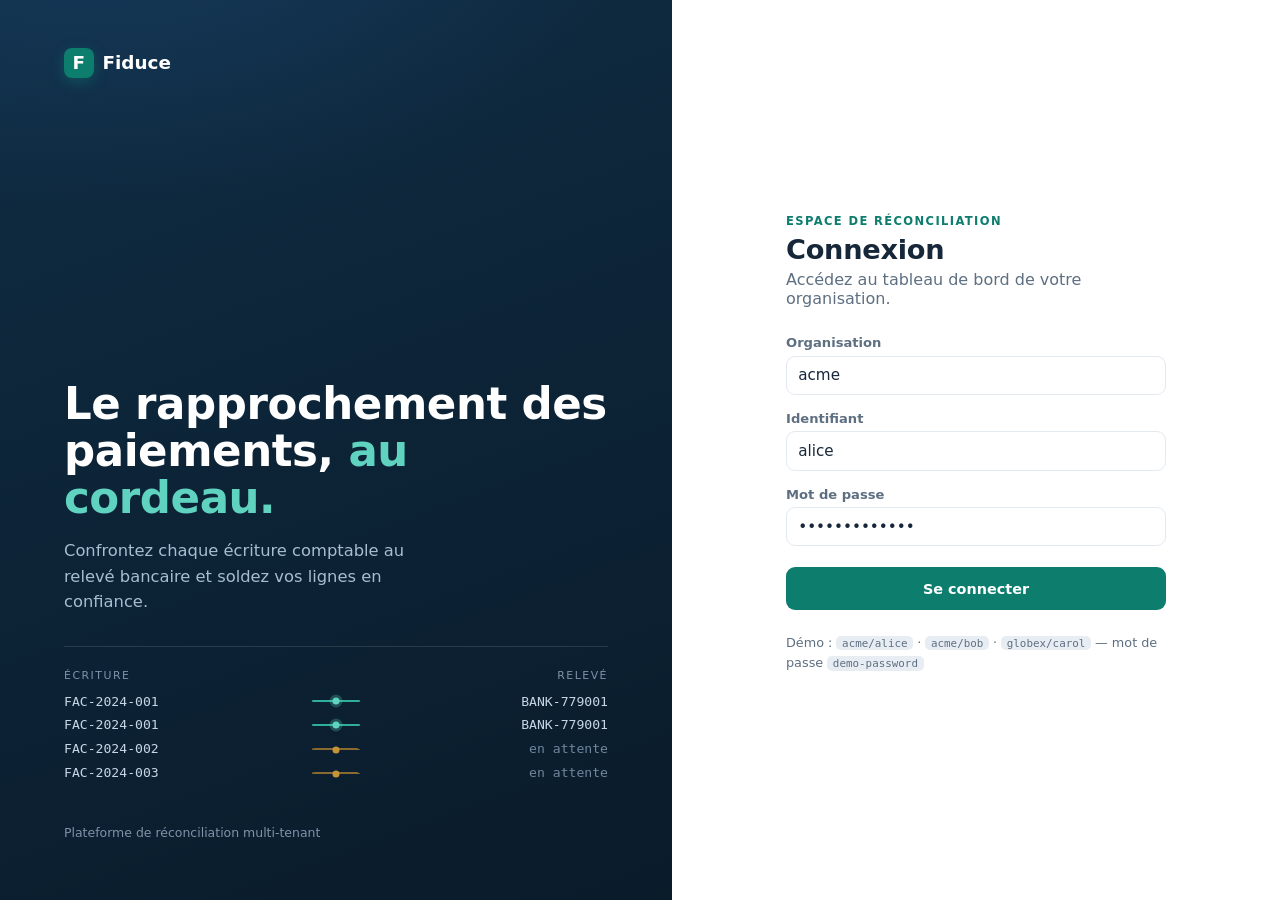
<file: web/index.html>
<!DOCTYPE html>
<html lang="fr">
<head>
  <meta charset="utf-8" />
  <meta name="viewport" content="width=device-width, initial-scale=1" />
  <title>Fiduce — Connexion</title>
  <link rel="stylesheet" href="styles.css" />
</head>
<body class="auth">
  <main class="auth-split">
    <!-- Panneau marque + signature « réconciliation » -->
    <aside class="auth-aside">
      <div class="brand on-dark"><span class="brand-mark">F</span> Fiduce</div>

      <div class="auth-pitch">
        <h1>Le rapprochement des paiements, <em>au cordeau.</em></h1>
        <p>Confrontez chaque écriture comptable au relevé bancaire et soldez vos lignes en confiance.</p>
      </div>

      <!-- Deux colonnes qui se rapprochent : écriture ↔ relevé -->
      <div class="recon" aria-hidden="true">
        <div class="recon-head"><span>Écriture</span><span>Relevé</span></div>
        <ul>
          <li><span class="ref">FAC-2024-001</span><span class="link matched"></span><span class="ref">BANK-779001</span></li>
          <li><span class="ref">FAC-2024-001</span><span class="link matched"></span><span class="ref">BANK-779001</span></li>
          <li><span class="ref">FAC-2024-002</span><span class="link pending"></span><span class="ref muted">en attente</span></li>
          <li><span class="ref">FAC-2024-003</span><span class="link pending"></span><span class="ref muted">en attente</span></li>
        </ul>
      </div>

      <p class="auth-foot">Plateforme de réconciliation multi-tenant</p>
    </aside>

    <!-- Formulaire -->
    <section class="auth-form">
      <div class="auth-form-inner">
        <p class="eyebrow">Espace de réconciliation</p>
        <h2>Connexion</h2>
        <p class="auth-sub">Accédez au tableau de bord de votre organisation.</p>

        <form id="login-form" novalidate>
          <label>Organisation
            <input name="tenant" list="tenants" value="acme" autocomplete="off" required />
            <datalist id="tenants"><option value="acme"><option value="globex"></datalist>
          </label>
          <label>Identifiant
            <input name="username" value="alice" autocomplete="username" required />
          </label>
          <label>Mot de passe
            <input name="password" type="password" value="demo-password" autocomplete="current-password" required />
          </label>
          <button id="login-submit" type="submit">
            <span class="btn-label">Se connecter</span>
            <span class="btn-spin" aria-hidden="true"></span>
          </button>
          <p id="login-error" class="error" hidden></p>
        </form>

        <p class="hint">Démo : <code>acme/alice</code> · <code>acme/bob</code> · <code>globex/carol</code> — mot de passe <code>demo-password</code></p>
      </div>
    </section>
  </main>

  <script src="api.js"></script>
  <script src="auth.js"></script>
</body>
</html>
</file>
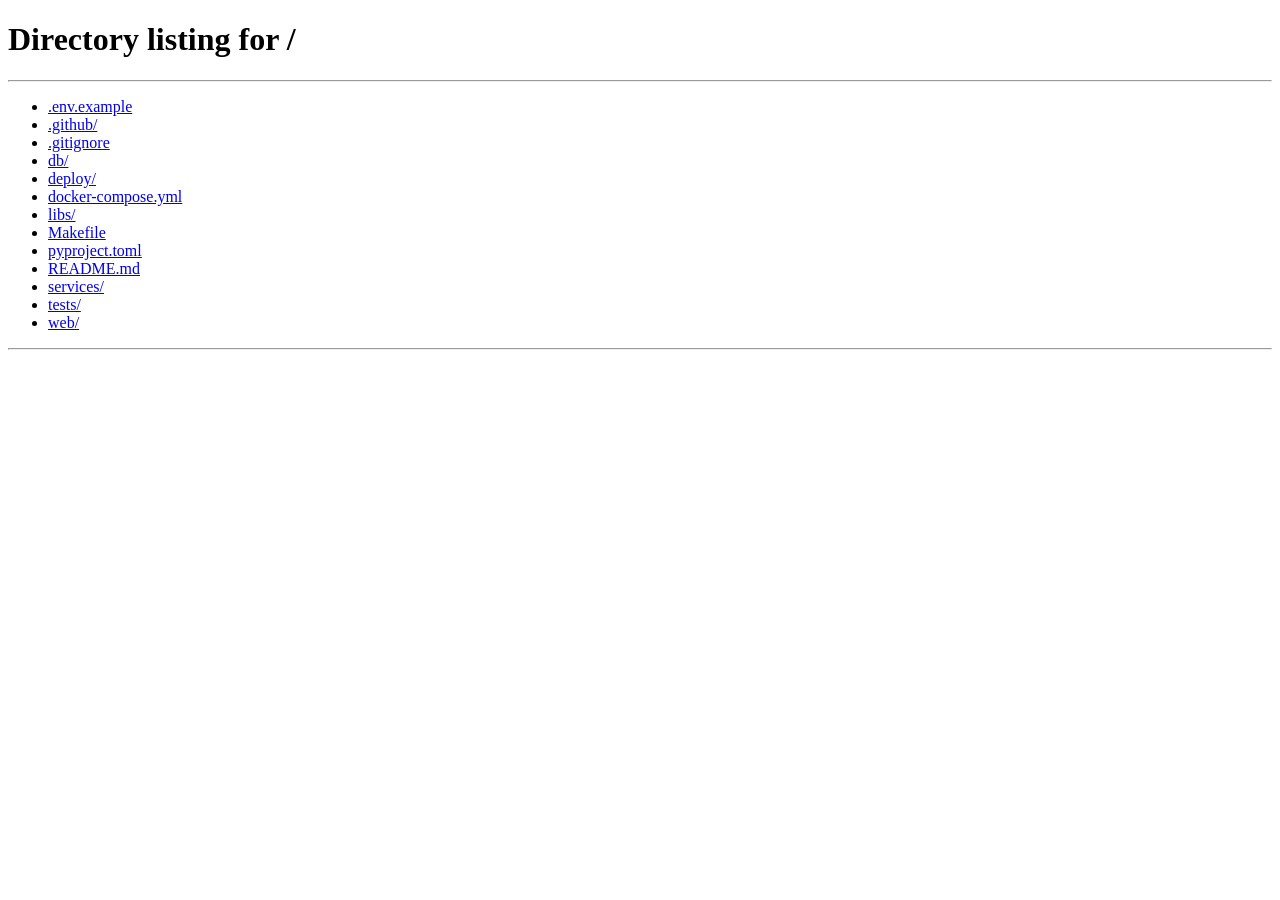
<file: web/app.html>
<!DOCTYPE html>
<html lang="fr">
<head>
  <meta charset="utf-8" />
  <meta name="viewport" content="width=device-width, initial-scale=1" />
  <title>Fiduce — Réconciliation</title>
  <link rel="stylesheet" href="styles.css" />
</head>
<body class="app">
  <div class="shell">
    <!-- Barre latérale -->
    <aside class="sidebar">
      <div class="sidebar-top">
        <div class="brand on-dark"><span class="brand-mark">F</span> Fiduce</div>
        <nav class="nav">
          <a class="nav-item is-active" href="#comptes">Comptes &amp; soldes</a>
          <a class="nav-item" href="#ecritures">Écritures</a>
          <a class="nav-item" href="#rapports">Rapports</a>
        </nav>
      </div>
      <div class="sidebar-user">
        <div class="avatar" id="avatar">?</div>
        <div class="who-block">
          <span id="who" class="who"></span>
          <span class="who-sub">Connecté</span>
        </div>
        <button id="logout" class="icon-btn" title="Se déconnecter" aria-label="Se déconnecter">⏻</button>
      </div>
    </aside>

    <!-- Espace de travail -->
    <main class="workspace">
      <header class="ws-head">
        <div>
          <p class="eyebrow">Tableau de bord</p>
          <h1>Réconciliation des paiements</h1>
        </div>
        <button id="refresh-all" class="ghost">Actualiser</button>
      </header>

      <!-- Indicateurs -->
      <section class="kpis">
        <article class="kpi">
          <span class="kpi-label">Solde cumulé</span>
          <span class="kpi-value num" id="kpi-balance">…</span>
        </article>
        <article class="kpi">
          <span class="kpi-label">Rapprochées</span>
          <span class="kpi-value num is-ok" id="kpi-matched">…</span>
        </article>
        <article class="kpi">
          <span class="kpi-label">Non rapprochées</span>
          <span class="kpi-value num is-err" id="kpi-unmatched">…</span>
        </article>
        <article class="kpi">
          <span class="kpi-label">En attente</span>
          <span class="kpi-value num is-warn" id="kpi-pending">…</span>
        </article>
      </section>

      <div class="cols">
        <section class="card" id="comptes">
          <div class="card-head">
            <h2>Comptes &amp; soldes</h2>
            <button id="refresh-accounts" class="ghost small">Rafraîchir</button>
          </div>
          <table id="accounts-table">
            <thead><tr><th>Code</th><th>Libellé</th><th class="num">Solde</th></tr></thead>
            <tbody></tbody>
          </table>
        </section>

        <section class="card">
          <div class="card-head"><h2>Nouvelle écriture</h2></div>
          <form id="entry-form" class="stack">
            <div class="row">
              <label>Compte
                <select name="account_code" id="entry-account"></select>
              </label>
              <label>Sens
                <select name="side"><option value="debit">Débit</option><option value="credit">Crédit</option></select>
              </label>
            </div>
            <div class="row">
              <label>Montant (centimes)<input name="amount_cents" type="number" min="1" value="10000" required /></label>
              <label>Référence<input name="reference" placeholder="FAC-2024-010" /></label>
            </div>
            <label>Référence externe (relevé bancaire)
              <input name="external_ref" placeholder="BANK-…  (vide = non rapprochée)" />
            </label>
            <button type="submit">Enregistrer l'écriture</button>
            <p id="entry-msg" class="msg" hidden></p>
          </form>
        </section>
      </div>

      <section class="card" id="ecritures">
        <div class="card-head">
          <h2>Écritures</h2>
          <div class="actions">
            <span id="reconcile-status" class="badge" hidden></span>
            <button id="reconcile-btn">Lancer une réconciliation</button>
          </div>
        </div>
        <table id="entries-table">
          <thead><tr>
            <th>Compte</th><th>Sens</th><th class="num">Montant</th>
            <th>Référence</th><th>Réf. externe</th><th>Statut</th>
          </tr></thead>
          <tbody></tbody>
        </table>
      </section>

      <section class="card" id="rapports">
        <div class="card-head">
          <h2>Rapports</h2>
          <form id="report-form" class="inline">
            <select name="type">
              <option value="balance_summary">Synthèse des soldes</option>
              <option value="reconciliation_audit">Audit de réconciliation</option>
              <option value="entries_export">Export des écritures</option>
            </select>
            <button type="submit">Demander</button>
          </form>
        </div>
        <table id="reports-table">
          <thead><tr><th>Type</th><th>Statut</th><th>Demandé</th><th></th></tr></thead>
          <tbody></tbody>
        </table>
        <pre id="report-result" class="result" hidden></pre>
      </section>
    </main>
  </div>

  <script src="api.js"></script>
  <script src="dashboard.js"></script>
</body>
</html>
</file>
<file: web/styles.css>
/* Fiduce — design system.
   Palette : navy d'encre + un seul accent teal (« rapproché »), neutres froids,
   sémantiques ambre/rose. Signature : montants et références en monospace
   tabulaire (registre comptable). */

:root {
  --ink:        #0a1b2a;   /* navy profond — marque, barre latérale */
  --ink-2:      #0f2c43;   /* dégradé navy */
  --ink-text:   #16273a;   /* texte principal */
  --paper:      #eef2f6;   /* fond de l'espace de travail */
  --surface:    #ffffff;   /* cartes */
  --surface-2:  #f7f9fc;   /* surfaces secondaires */
  --line:       #e3e9f0;
  --muted:      #5d6f81;

  --accent:     #0d7d6e;   /* teal — action primaire & « rapproché » */
  --accent-ink: #0a5a4f;
  --accent-bg:  #e2f2ee;

  --warn:       #9a6700;  --warn-bg: #faf0d7;
  --err:        #b3203b;  --err-bg:  #fbe3e7;

  --radius:     14px;
  --radius-sm:  9px;
  --shadow:     0 1px 2px rgba(10, 27, 42, .05), 0 8px 24px rgba(10, 27, 42, .06);

  --sans: ui-sans-serif, system-ui, -apple-system, "Segoe UI", Roboto, sans-serif;
  --mono: ui-monospace, "SF Mono", "JetBrains Mono", "Menlo", monospace;

  font-family: var(--sans);
  color: var(--ink-text);
}

* { box-sizing: border-box; }
body { margin: 0; background: var(--paper); }
h1, h2 { letter-spacing: -0.01em; }

/* --- Marque ----------------------------------------------------------------- */
.brand { font-weight: 700; font-size: 1.15rem; display: flex; align-items: center; gap: .55rem; }
.brand.on-dark { color: #fff; }
.brand-mark {
  display: inline-grid; place-items: center; width: 1.85rem; height: 1.85rem;
  border-radius: 8px; background: var(--accent); color: #fff; font-weight: 800;
  box-shadow: 0 4px 14px rgba(13, 125, 110, .45);
}

.eyebrow {
  margin: 0; font-size: .72rem; font-weight: 700; letter-spacing: .12em;
  text-transform: uppercase; color: var(--accent);
}

/* --- Boutons ---------------------------------------------------------------- */
button {
  font-family: inherit; padding: .62rem 1rem; border: 0; border-radius: var(--radius-sm);
  cursor: pointer; background: var(--accent); color: #fff; font-weight: 600;
  font-size: .9rem; transition: background .15s ease, transform .05s ease;
}
button:hover { background: var(--accent-ink); }
button:active { transform: translateY(1px); }
button:disabled { opacity: .65; cursor: progress; }
button.ghost { background: var(--surface); color: var(--ink-text); border: 1px solid var(--line); }
button.ghost:hover { background: var(--surface-2); border-color: #cfd9e4; }
button.small { padding: .35rem .65rem; font-size: .8rem; }
:focus-visible { outline: 2px solid var(--accent); outline-offset: 2px; }

/* --- Champs ----------------------------------------------------------------- */
label { display: grid; gap: .35rem; font-size: .82rem; font-weight: 600; color: var(--muted); }
input, select {
  font-family: inherit; padding: .6rem .7rem; border: 1px solid var(--line);
  border-radius: var(--radius-sm); font-size: .95rem; color: var(--ink-text);
  background: #fff; width: 100%; font-weight: 400;
}
input:focus, select:focus { outline: none; border-color: var(--accent); box-shadow: 0 0 0 3px var(--accent-bg); }

code { font-family: var(--mono); background: #e8edf3; padding: .05rem .35rem; border-radius: 5px; font-size: .85em; }

/* ===========================================================================
   CONNEXION
   ======================================================================== */
.auth-split { min-height: 100vh; display: grid; grid-template-columns: 1.05fr .95fr; }

.auth-aside {
  position: relative; display: flex; flex-direction: column; gap: 2rem;
  padding: 3rem clamp(2rem, 5vw, 4.5rem); color: #dce6f0;
  background:
    radial-gradient(900px 500px at 15% -10%, #16395a, transparent 60%),
    linear-gradient(160deg, var(--ink-2), var(--ink));
  overflow: hidden;
}
.auth-pitch { margin-top: auto; }
.auth-pitch h1 { font-size: clamp(1.9rem, 3.4vw, 2.9rem); line-height: 1.08; margin: 0 0 1rem; color: #fff; font-weight: 700; }
.auth-pitch h1 em { color: #5fd3c0; font-style: normal; }
.auth-pitch p { margin: 0; max-width: 34ch; color: #a9bdd0; font-size: 1.02rem; line-height: 1.55; }

/* Signature : écritures ↔ relevés qui se rapprochent */
.recon { border-top: 1px solid rgba(255,255,255,.12); padding-top: 1.4rem; }
.recon-head {
  display: flex; justify-content: space-between; font-size: .68rem;
  letter-spacing: .14em; text-transform: uppercase; color: #7d93a9; margin-bottom: .7rem;
}
.recon ul { list-style: none; margin: 0; padding: 0; display: grid; gap: .55rem; }
.recon li { display: grid; grid-template-columns: 1fr 3rem 1fr; align-items: center; gap: .6rem; }
.recon .ref { font-family: var(--mono); font-size: .82rem; color: #c6d6e6; }
.recon li .ref:last-child { text-align: right; }
.recon .ref.muted { color: #6f869c; }
.recon .link { position: relative; height: 2px; border-radius: 2px; background: rgba(255,255,255,.18); }
.recon .link::after {
  content: ""; position: absolute; top: 50%; left: 50%; width: 7px; height: 7px;
  transform: translate(-50%, -50%); border-radius: 50%;
}
.recon .link.matched { background: #2fae9b; }
.recon .link.matched::after { background: #5fd3c0; box-shadow: 0 0 0 3px rgba(95,211,192,.25); }
.recon .link.pending { background: transparent; border-top: 2px dashed #8a6a2e; }
.recon .link.pending::after { background: #c79338; }
.auth-foot { font-size: .78rem; color: #7d93a9; }

.auth-form { display: grid; place-items: center; padding: 2rem; background: var(--surface); }
.auth-form-inner { width: min(380px, 100%); }
.auth-form h2 { font-size: 1.7rem; margin: .4rem 0 .3rem; color: var(--ink-text); }
.auth-sub { margin: 0 0 1.7rem; color: var(--muted); }
.auth-form form { display: grid; gap: 1rem; }
.auth-form button[type="submit"] { margin-top: .3rem; position: relative; min-height: 2.7rem; }
.btn-spin { display: none; }
button[data-loading="true"] .btn-label { visibility: hidden; }
button[data-loading="true"] .btn-spin {
  display: block; position: absolute; top: 50%; left: 50%; width: 1.05rem; height: 1.05rem;
  margin: -.525rem 0 0 -.525rem; border: 2px solid rgba(255,255,255,.45);
  border-top-color: #fff; border-radius: 50%; animation: spin .7s linear infinite;
}
@keyframes spin { to { transform: rotate(360deg); } }
.hint { margin-top: 1.4rem; font-size: .8rem; color: var(--muted); line-height: 1.6; }

/* ===========================================================================
   DASHBOARD
   ======================================================================== */
.shell { display: grid; grid-template-columns: 248px 1fr; min-height: 100vh; }

.sidebar {
  position: sticky; top: 0; align-self: start; height: 100vh;
  display: flex; flex-direction: column; justify-content: space-between;
  padding: 1.6rem 1.1rem; color: #c6d6e6;
  background: linear-gradient(180deg, var(--ink-2), var(--ink));
}
.sidebar-top { display: flex; flex-direction: column; gap: 2rem; }
.nav { display: grid; gap: .25rem; }
.nav-item {
  text-decoration: none; color: #9fb4c8; font-size: .9rem; font-weight: 600;
  padding: .55rem .7rem; border-radius: var(--radius-sm);
  border-left: 2px solid transparent; transition: background .15s, color .15s;
}
.nav-item:hover { background: rgba(255,255,255,.06); color: #e7eef5; }
.nav-item.is-active { background: rgba(13,125,110,.18); color: #7ee0d0; border-left-color: var(--accent); }

.sidebar-user { display: flex; align-items: center; gap: .65rem; padding-top: 1rem; border-top: 1px solid rgba(255,255,255,.1); }
.avatar { display: grid; place-items: center; width: 2.1rem; height: 2.1rem; border-radius: 50%;
  background: var(--accent); color: #fff; font-weight: 700; font-size: .9rem; flex: none; }
.who-block { display: grid; min-width: 0; line-height: 1.25; }
.who { font-size: .85rem; font-weight: 600; color: #eaf1f7; white-space: nowrap; overflow: hidden; text-overflow: ellipsis; }
.who-sub { font-size: .72rem; color: #7d93a9; }
.icon-btn { background: transparent; color: #9fb4c8; padding: .35rem .5rem; font-size: 1rem; margin-left: auto; }
.icon-btn:hover { background: rgba(255,255,255,.08); color: #fff; }

.workspace { padding: 1.8rem clamp(1.2rem, 3vw, 2.4rem) 3rem; max-width: 1180px; }
.ws-head { display: flex; justify-content: space-between; align-items: flex-end; gap: 1rem; margin-bottom: 1.6rem; }
.ws-head h1 { font-size: 1.55rem; margin: .25rem 0 0; }

/* KPIs */
.kpis { display: grid; grid-template-columns: repeat(4, 1fr); gap: 1rem; margin-bottom: 1.4rem; }
.kpi {
  background: var(--surface); border: 1px solid var(--line); border-radius: var(--radius);
  padding: 1rem 1.1rem; display: grid; gap: .35rem; box-shadow: var(--shadow);
}
.kpi-label { font-size: .75rem; font-weight: 600; color: var(--muted); text-transform: uppercase; letter-spacing: .05em; }
.kpi-value { font-family: var(--mono); font-size: 1.5rem; font-weight: 600; font-variant-numeric: tabular-nums; color: var(--ink-text); }
.kpi-value.is-ok { color: var(--accent); }
.kpi-value.is-warn { color: var(--warn); }
.kpi-value.is-err { color: var(--err); }

/* Cartes */
.cols { display: grid; grid-template-columns: 1fr 1fr; gap: 1.2rem; margin-bottom: 1.2rem; }
.card { background: var(--surface); border: 1px solid var(--line); border-radius: var(--radius); padding: 1.2rem 1.3rem; box-shadow: var(--shadow); scroll-margin-top: 1.5rem; }
.card + .card { margin-top: 0; }
.workspace > .card { margin-bottom: 1.2rem; }
.card h2 { margin: 0; font-size: 1.05rem; }
.card-head { display: flex; justify-content: space-between; align-items: center; gap: 1rem; margin-bottom: 1rem; flex-wrap: wrap; }
.actions { display: flex; align-items: center; gap: .7rem; }
.stack { display: grid; gap: .85rem; }
.row { display: grid; grid-template-columns: 1fr 1fr; gap: .85rem; }
.inline { display: flex; gap: .6rem; align-items: center; }

/* Tables */
table { width: 100%; border-collapse: collapse; font-size: .9rem; }
th, td { text-align: left; padding: .65rem .5rem; border-bottom: 1px solid var(--line); }
thead th { color: var(--muted); font-weight: 600; font-size: .72rem; text-transform: uppercase; letter-spacing: .04em; }
tbody tr:last-child td { border-bottom: 0; }
tbody tr:hover td { background: var(--surface-2); }
td.num, th.num { text-align: right; }
.num, .mono { font-family: var(--mono); font-variant-numeric: tabular-nums; }
.mono { font-size: .85rem; color: #2a3c4f; }
.empty { color: var(--muted); text-align: center; padding: 1.3rem; }

/* Statuts & badges */
.status { display: inline-block; padding: .18rem .55rem; border-radius: 999px; font-size: .74rem; font-weight: 600; }
.status-pending, .status-processing { background: var(--warn-bg); color: var(--warn); }
.status-matched, .status-ready { background: var(--accent-bg); color: var(--accent-ink); }
.status-unmatched, .status-failed { background: var(--err-bg); color: var(--err); }
.badge { font-size: .78rem; font-weight: 600; padding: .3rem .65rem; border-radius: 999px; }
.badge.running { background: var(--warn-bg); color: var(--warn); }
.badge.done { background: var(--accent-bg); color: var(--accent-ink); }
.badge.error { background: var(--err-bg); color: var(--err); }

.msg { font-size: .85rem; margin: 0; }
.msg.ok { color: var(--accent-ink); }
.msg.error, .error { color: var(--err); font-size: .85rem; margin: 0; }
.result { margin-top: 1rem; background: var(--ink); color: #d7e6f0; padding: 1rem; border-radius: var(--radius-sm);
  font-family: var(--mono); font-size: .8rem; line-height: 1.55; overflow: auto; max-height: 360px; }

/* --- Responsive ------------------------------------------------------------- */
@media (max-width: 960px) {
  .kpis { grid-template-columns: repeat(2, 1fr); }
  .cols { grid-template-columns: 1fr; }
}
@media (max-width: 820px) {
  .auth-split { grid-template-columns: 1fr; }
  .auth-aside { display: none; }
  .shell { grid-template-columns: 1fr; }
  .sidebar { position: static; height: auto; flex-direction: row; align-items: center; gap: 1rem; padding: .8rem 1rem; }
  .sidebar-top { flex-direction: row; align-items: center; gap: 1.2rem; flex: 1; }
  .nav { grid-auto-flow: column; gap: .15rem; }
  .nav-item { border-left: 0; border-bottom: 2px solid transparent; padding: .4rem .55rem; }
  .nav-item.is-active { border-left: 0; border-bottom-color: var(--accent); }
  .sidebar-user { border-top: 0; padding-top: 0; }
  .who-block { display: none; }
}
@media (max-width: 540px) {
  .kpis { grid-template-columns: 1fr 1fr; }
  .row { grid-template-columns: 1fr; }
  .nav-item { font-size: .8rem; }
}
</file>
